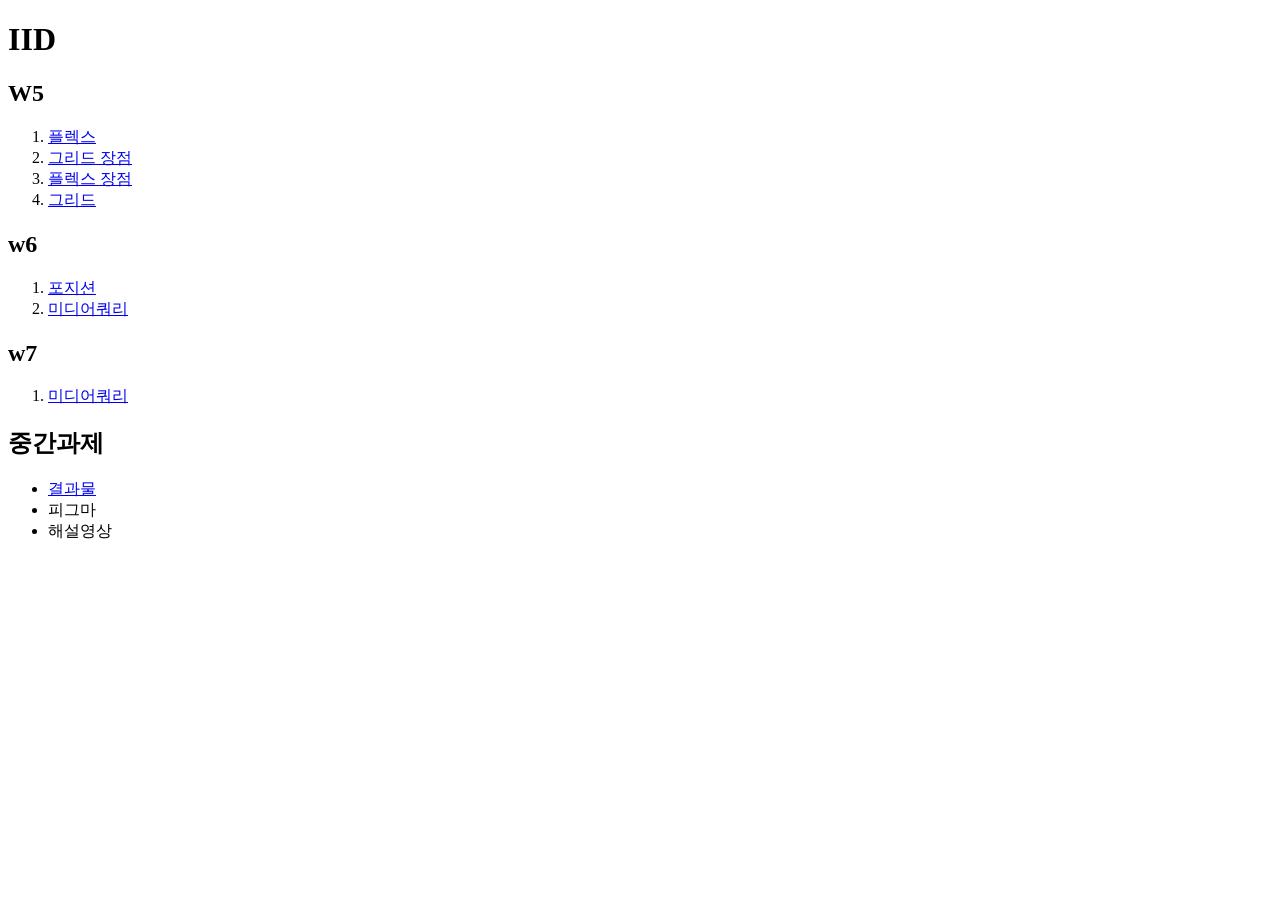
<file: index.html>
<!doctype html>
<html lang="ko">
  <head>
    <meta charset="UTF-8" />
    <meta name="viewport" content="width=device-width, initial-scale=1.0" />
    <title>Document</title>
  </head>
  <body>
    <h1>IID</h1>
    <h2>W5</h2>
    <ol>
      <li>
        <a href="./src/w5/code1/index.html">플렉스</a>
      </li>
      <li>
        <a href="./src/w5/code2/index.html">그리드 장점</a>
      </li>
      <li>
        <a href="./src/w5/code3/index.html">플렉스 장점</a>
      </li>
      <li>
        <a href="./src/w5/code4/index.html">그리드</a>
      </li>
    </ol>
    <h2>w6</h2>
    <ol>
      <li>
        <a href="./src/w6/code1/index.html">포지션</a>
      </li>
      <li>
        <a href="./src/w6/code2/index.html">미디어쿼리</a>
      </li>
    </ol>
    <h2>w7</h2>
    <ol>
      <li>
        <a href="./src/w7/code1/index.html"> 미디어쿼리 </a>
      </li>
    </ol>
    <h2>중간과제</h2>
    <ul>
      <li><a href="./src/mid/index.html">결과물</a></li>
      <li>피그마</li>
      <li>해설영상</li>
    </ul>
  </body>
</html>
</file>
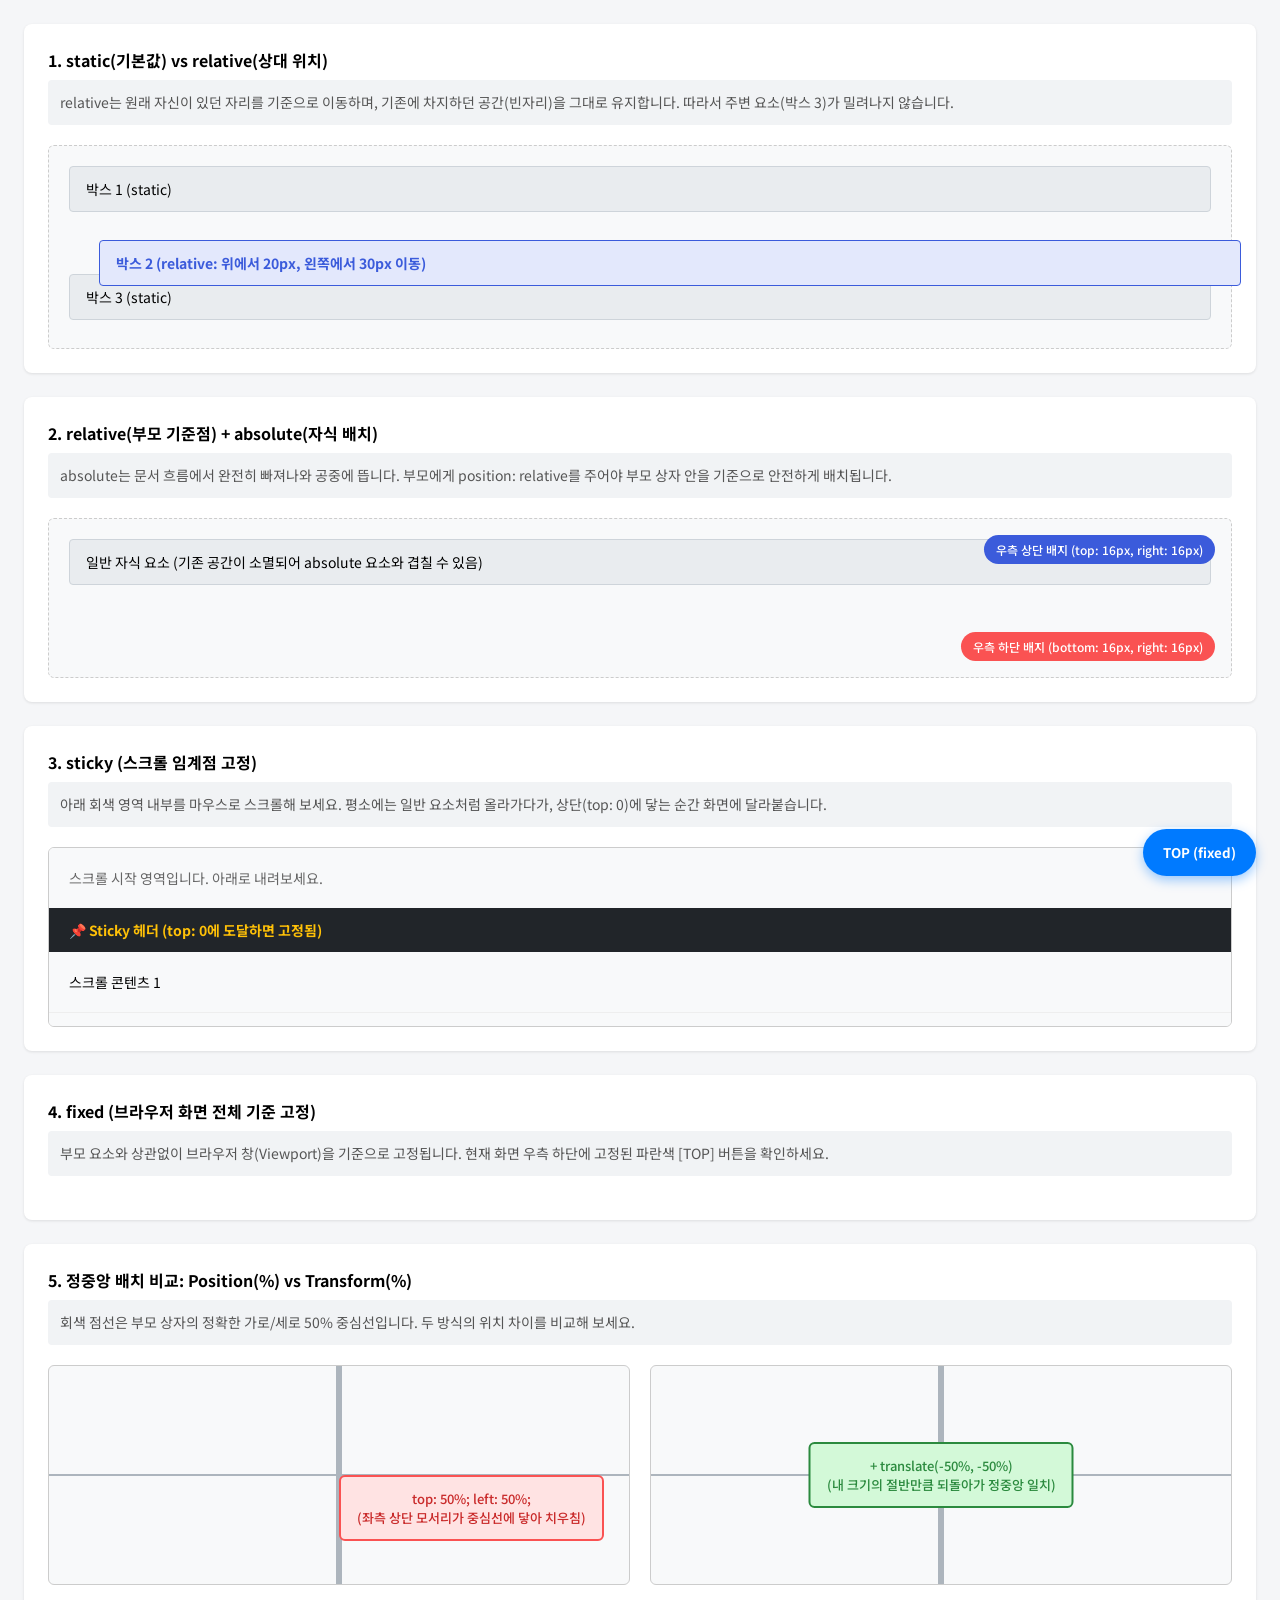
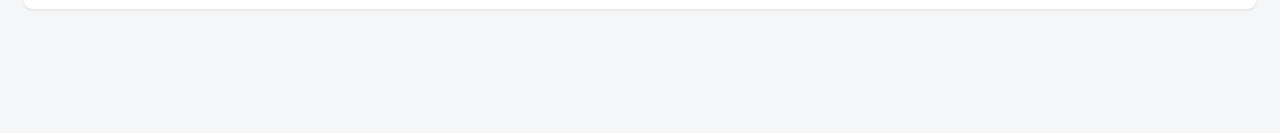
<file: src/w6/code1/index.html>
<!doctype html>
<html lang="en">
  <head>
    <meta charset="UTF-8" />
    <link rel="stylesheet" href="./style.css" />
    <meta name="viewport" content="width=device-width, initial-scale=1.0" />
    <title>Pen</title>
    <!-- Noto Sans KR 폰트 -->
    <link
      href="https://fonts.googleapis.com/css2?family=Noto+Sans+KR:wght@400;500;700&display=swap"
      rel="stylesheet"
    />
  </head>
  <body>
    <!-- 1. static vs relative -->
    <div class="box">
      <h3 class="title">1. static(기본값) vs relative(상대 위치)</h3>
      <p class="desc">
        relative는 원래 자신이 있던 자리를 기준으로 이동하며, 기존에 차지하던
        공간(빈자리)을 그대로 유지합니다. 따라서 주변 요소(박스 3)가 밀려나지
        않습니다.
      </p>

      <div class="demo-stage">
        <div class="item">박스 1 (static)</div>
        <div class="item pos-relative">
          박스 2 (relative: 위에서 20px, 왼쪽에서 30px 이동)
        </div>
        <div class="item" style="position: relative">박스 3 (static)</div>
      </div>
    </div>

    <!-- 2. relative(부모 기준점) + absolute(절대 위치) -->
    <div class="box">
      <h3 class="title">2. relative(부모 기준점) + absolute(자식 배치)</h3>
      <p class="desc">
        absolute는 문서 흐름에서 완전히 빠져나와 공중에 뜹니다. 부모에게
        position: relative를 주어야 부모 상자 안을 기준으로 안전하게 배치됩니다.
      </p>

      <div class="demo-stage parent-relative">
        <div class="item">
          일반 자식 요소 (기존 공간이 소멸되어 absolute 요소와 겹칠 수 있음)
        </div>
        <span class="badge pos-absolute-top">
          우측 상단 배지 (top: 16px, right: 16px)
        </span>
        <span class="badge pos-absolute-bottom">
          우측 하단 배지 (bottom: 16px, right: 16px)
        </span>
      </div>
    </div>

    <!-- 3. sticky (스크롤 반응형 고정) -->
    <div class="box">
      <h3 class="title">3. sticky (스크롤 임계점 고정)</h3>
      <p class="desc">
        아래 회색 영역 내부를 마우스로 스크롤해 보세요. 평소에는 일반 요소처럼
        올라가다가, 상단(top: 0)에 닿는 순간 화면에 달라붙습니다.
      </p>

      <div class="scroll-container">
        <div class="scroll-text">
          스크롤 시작 영역입니다. 아래로 내려보세요.
        </div>
        <div class="sticky-bar">📌 Sticky 헤더 (top: 0에 도달하면 고정됨)</div>
        <div class="scroll-content">
          <p>스크롤 콘텐츠 1</p>
          <p>스크롤 콘텐츠 2</p>
          <p>스크롤 콘텐츠 3</p>
          <p>스크롤 콘텐츠 4</p>
          <p>스크롤 콘텐츠 5</p>
        </div>
      </div>
    </div>

    <!-- 4. fixed (뷰포트 고정) -->
    <div class="box">
      <h3 class="title">4. fixed (브라우저 화면 전체 기준 고정)</h3>
      <p class="desc">
        부모 요소와 상관없이 브라우저 창(Viewport)을 기준으로 고정됩니다. 현재
        화면 우측 하단에 고정된 파란색 [TOP] 버튼을 확인하세요.
      </p>

      <!-- 코드 위치는 이 섹션 안에 있지만, 화면 우측 하단에 고정되어 표시됨 -->
      <button class="fixed-btn">TOP (fixed)</button>
    </div>

    <!-- 5. 퍼센트(%) 기준점 차이: Position vs Transform -->
    <div class="box">
      <h3 class="title">5. 정중앙 배치 비교: Position(%) vs Transform(%)</h3>
      <p class="desc">
        회색 점선은 부모 상자의 정확한 가로/세로 50% 중심선입니다. 두 방식의
        위치 차이를 비교해 보세요.
      </p>

      <div class="compare-grid">
        <!-- 5-1. top/left만 쓴 경우 -->
        <div class="center-stage">
          <div class="target only-pos">
            top: 50%; left: 50%;
            <br />
            (좌측 상단 모서리가 중심선에 닿아 치우침)
          </div>
        </div>

        <!-- 5-2. transform까지 함께 쓴 경우 -->
        <div class="center-stage">
          <div class="target with-transform">
            + translate(-50%, -50%)
            <br />
            (내 크기의 절반만큼 되돌아가 정중앙 일치)
          </div>
        </div>
      </div>
    </div>
  </body>
</html>
</file>
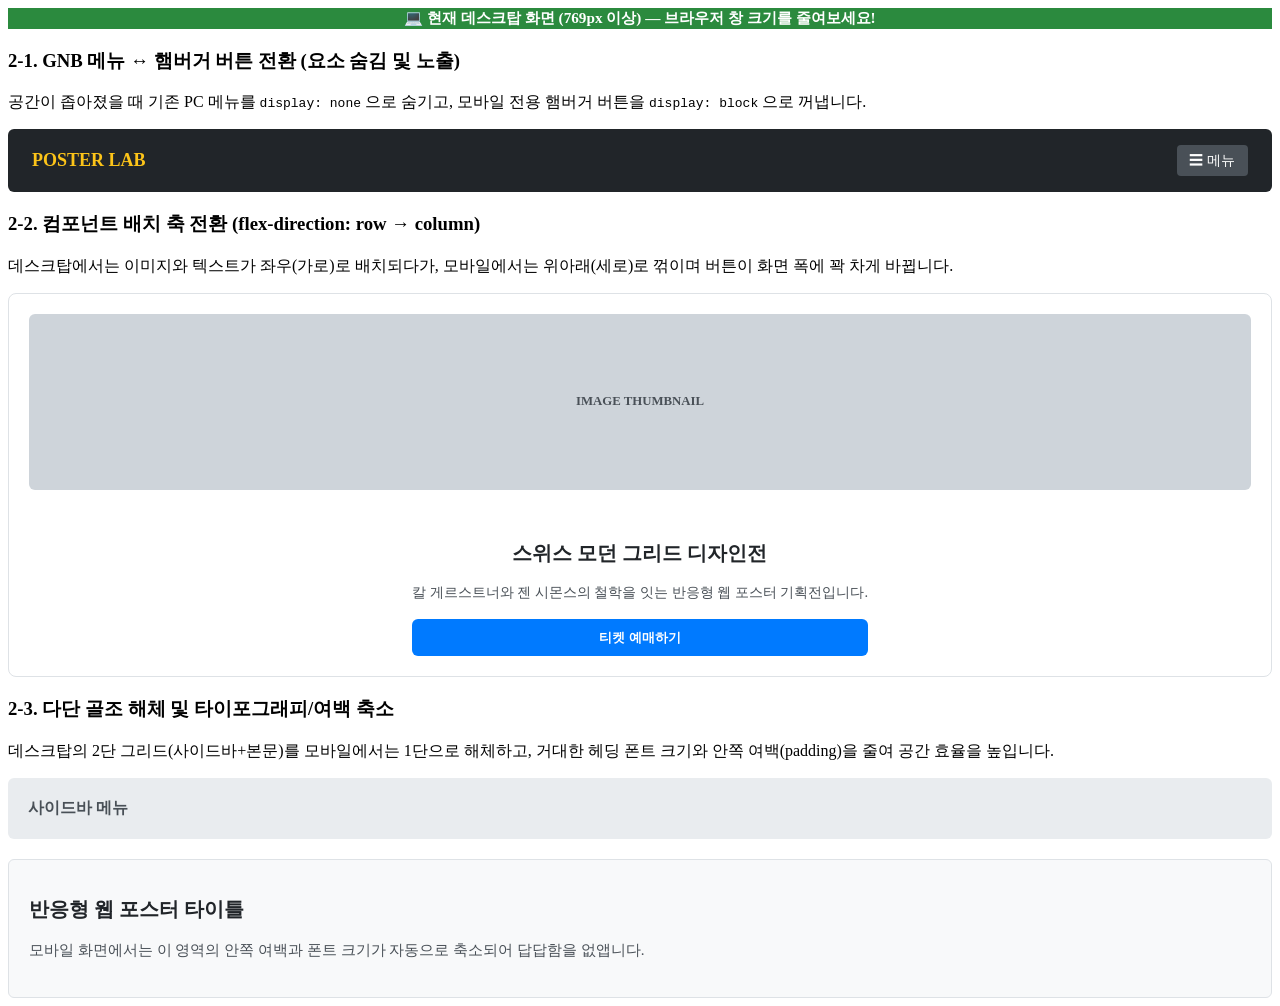
<file: src/w7/code1/index.html>
<!doctype html>
<html lang="en">
  <head>
    <meta charset="UTF-8" />
    <link rel="stylesheet" href="./style.css" />
    <meta name="viewport" content="width=device-width, initial-scale=1.0" />
    <title>Pen</title>
  </head>
  <body>
    <!-- 현재 화면 상태 감지용 배너 -->
    <div class="box status-banner-box">
      <div class="status-indicator">
        💻 현재 데스크탑 화면 (769px 이상) — 브라우저 창 크기를 줄여보세요!
      </div>
    </div>

    <!-- 2-1. GNB 네비게이션: 메뉴 노출 및 햄버거 버튼 전환 -->
    <div class="box">
      <h3 class="title">
        2-1. GNB 메뉴 ↔ 햄버거 버튼 전환 (요소 숨김 및 노출)
      </h3>
      <p class="desc">
        공간이 좁아졌을 때 기존 PC 메뉴를
        <code>display: none</code>
        으로 숨기고, 모바일 전용 햄버거 버튼을
        <code>display: block</code>
        으로 꺼냅니다.
      </p>

      <header class="mq-gnb">
        <div class="logo">POSTER LAB</div>
        <ul class="pc-menu">
          <li>전시 소개</li>
          <li>아티스트</li>
          <li>예매 안내</li>
          <li>로그인</li>
        </ul>
        <button class="mobile-menu-btn" aria-label="메뉴 열기">☰ 메뉴</button>
      </header>
    </div>

    <!-- 2-2. 프로모션 카드: Flexbox 축(방향) 전환 -->
    <div class="box">
      <h3 class="title">
        2-2. 컴포넌트 배치 축 전환 (flex-direction: row → column)
      </h3>
      <p class="desc">
        데스크탑에서는 이미지와 텍스트가 좌우(가로)로 배치되다가, 모바일에서는
        위아래(세로)로 꺾이며 버튼이 화면 폭에 꽉 차게 바뀝니다.
      </p>

      <article class="promo-card">
        <div class="promo-img-placeholder">IMAGE THUMBNAIL</div>
        <div class="promo-content">
          <h4 class="promo-heading">스위스 모던 그리드 디자인전</h4>
          <p class="promo-text">
            칼 게르스트너와 젠 시몬스의 철학을 잇는 반응형 웹 포스터
            기획전입니다.
          </p>
          <button class="btn-primary">티켓 예매하기</button>
        </div>
      </article>
    </div>

    <!-- 2-3. 전체 레이아웃 골조 해체 및 타이포그래피/여백 축소 -->
    <div class="box">
      <h3 class="title">2-3. 다단 골조 해체 및 타이포그래피/여백 축소</h3>
      <p class="desc">
        데스크탑의 2단 그리드(사이드바+본문)를 모바일에서는 1단으로 해체하고,
        거대한 헤딩 폰트 크기와 안쪽 여백(padding)을 줄여 공간 효율을 높입니다.
      </p>

      <div class="mq-layout">
        <aside class="mq-sidebar">사이드바 메뉴</aside>
        <main class="mq-main">
          <h2 class="mq-hero-title">반응형 웹 포스터 타이틀</h2>
          <p>
            모바일 화면에서는 이 영역의 안쪽 여백과 폰트 크기가 자동으로
            축소되어 답답함을 없앱니다.
          </p>
        </main>
      </div>
    </div>
  </body>
</html>
</file>
<file: src/w6/code1/style.css>
/* =========================================
   공통 세팅 및 재활용 스타일
   ========================================= */
* {
  box-sizing: border-box;
  margin: 0;
  padding: 0;
  font-family: "Noto Sans KR", sans-serif;
}

body {
  padding: 24px;
  padding-bottom: 100px; /* 하단 fixed 버튼 여백 확보 */
  background-color: #f5f6f8;
}

.box {
  background-color: #fff;
  padding: 24px;
  margin-bottom: 24px;
  border-radius: 8px;
  box-shadow: 0 1px 3px rgba(0, 0, 0, 0.1);
}

.title {
  font-size: 16px;
  margin-bottom: 8px;
}

.desc {
  font-size: 14px;
  color: #555;
  margin-bottom: 20px;
  background-color: #f1f3f5;
  padding: 12px;
  border-radius: 4px;
  line-height: 1.5;
}

/* 실습용 무대 및 기본 블록 */
.demo-stage {
  background-color: #f8f9fa;
  border: 1px dashed #ccc;
  padding: 20px;
  border-radius: 6px;
}

.item {
  background-color: #e9ecef;
  border: 1px solid #ced4da;
  padding: 12px 16px;
  margin-bottom: 8px;
  border-radius: 4px;
  font-size: 14px;
}

/* =========================================
   1. static vs relative
   ========================================= */
.pos-relative {
  position: relative;
  top: 20px; /* 원래 위치에서 아래로 20px 이동 */
  left: 30px; /* 원래 위치에서 오른쪽으로 30px 이동 */
  background-color: #e3e8fc;
  border-color: #3b5bdb;
  color: #3b5bdb;
  font-weight: 700;
  z-index: 1; /* 아래 박스와 겹칠 때 위로 올라오도록 설정 */
}

/* =========================================
   2. relative + absolute
   ========================================= */
.parent-relative {
  position: relative; /* 자식(absolute)이 도망가지 못하게 기준점 선언 */
  height: 160px;
}

.badge {
  position: absolute; /* 문서 흐름에서 이탈 */
  background-color: #3b5bdb;
  color: #fff;
  padding: 6px 12px;
  border-radius: 20px;
  font-size: 12px;
  font-weight: 500;
}

.pos-absolute-top {
  top: 16px;
  right: 16px;
}

.pos-absolute-bottom {
  bottom: 16px;
  right: 16px;
  background-color: #fa5252;
}

/* =========================================
   3. sticky (스크롤 고정)
   ========================================= */
.scroll-container {
  height: 180px;
  overflow-y: auto; /* 내부 스크롤 생성 */
  border: 1px solid #ccc;
  border-radius: 6px;
  background-color: #f8f9fa;
}

.scroll-text {
  padding: 20px;
  font-size: 14px;
  color: #666;
}

.sticky-bar {
  position: sticky;
  top: 0; /* 스크롤 시 컨테이너 최상단(0px)에 닿으면 달라붙음 */
  background-color: #212529;
  color: #ffc107;
  padding: 12px 20px;
  font-weight: 700;
  font-size: 14px;
}

.scroll-content p {
  padding: 20px;
  border-bottom: 1px solid #eee;
  font-size: 14px;
}

/* =========================================
   4. fixed (뷰포트 고정)
   ========================================= */
.fixed-btn {
  position: fixed;
  bottom: 24px; /* 브라우저 창 하단에서 24px */
  right: 24px; /* 브라우저 창 우측에서 24px */
  background-color: #007aff;
  color: #fff;
  border: none;
  padding: 14px 20px;
  border-radius: 30px;
  font-weight: 700;
  box-shadow: 0 4px 12px rgba(0, 122, 255, 0.4);
  cursor: pointer;
  z-index: 100;
}

/* =========================================
   5. 퍼센트(%) 기준점 차이 (정중앙 배치)
   ========================================= */
.compare-grid {
  display: grid;
  grid-template-columns: 1fr 1fr;
  gap: 20px;
}

.center-stage {
  position: relative; /* 자식(absolute)의 기준점 */
  height: 220px;
  background-color: #f8f9fa;
  border: 1px solid #ccc;
  border-radius: 6px;
  /* 정중앙을 눈으로 확인하기 위한 십자가 가이드선 배경 */
  background-image:
    linear-gradient(
      to right,
      transparent 49.5%,
      #adb5bd 49.5%,
      #adb5bd 50.5%,
      transparent 50.5%
    ),
    linear-gradient(
      to bottom,
      transparent 49.5%,
      #adb5bd 49.5%,
      #adb5bd 50.5%,
      transparent 50.5%
    );
}

.target {
  position: absolute;
  padding: 12px 16px;
  border-radius: 6px;
  font-size: 13px;
  font-weight: 500;
  text-align: center;
  white-space: nowrap;
}

/* 5-1. 부모 크기의 50%만 이동한 경우 (치우침) */
.only-pos {
  top: 50%;
  left: 50%;
  background-color: #ffe3e3;
  border: 2px solid #fa5252;
  color: #c92a2a;
}

/* 5-2. 자기 크기의 50%만큼 역방향 이동을 추가한 경우 (정중앙) */
.with-transform {
  top: 50%;
  left: 50%;
  transform: translate(
    -50%,
    -50%
  ); /* 핵심: 자기 자신 크기의 절반만큼 뒤로 당김 */
  background-color: #d3f9d8;
  border: 2px solid #2b8a3e;
  color: #2b8a3e;
}
</file>
<file: src/w7/code1/style.css>
/* =========================================
   2. 미디어 쿼리 (Media Query) 파트
   ========================================= */

/* 상태 바 기본 스타일 (데스크탑) */
.status-banner-box {
  background-color: #2b8a3e;
  color: #fff;
  text-align: center;
  font-weight: 700;
  transition: background-color 0.3s ease;

  @media (width < 48rem) {
    background-color: red;
  }

  .status-indicator {
    font-size: 0.95rem;

    & ::after {
      @media screen(width < 48rem) {
        content: "여기 추가된 텍스트입니다";
      }
    }
  }
}

/* 2-1. GNB 네비게이션 */
.mq-gnb {
  display: flex;
  justify-content: space-between;
  align-items: center;
  background-color: #212529;
  color: #fff;
  padding: 1rem 1.5rem;
  border-radius: 0.375rem;

  .logo {
    font-weight: 900;
    font-size: 1.125rem;
    color: #fcc419;
  }

  .pc-menu {
    display: flex; /* 데스크탑에서는 가로 나열 */
    gap: 1.5rem;
    list-style: none;
    font-size: 0.9rem;
  }
}

.mobile-menu-btn {
  display: none; /* 데스크탑에서는 숨김 */
  background-color: #495057;
  color: #fff;
  border: none;
  padding: 0.4rem 0.8rem;
  border-radius: 0.25rem;
  font-size: 0.85rem;
  cursor: pointer;
}

@media (width < 48rem) {
  display: block;
}

/* 2-2. 프로모션 카드 (가로 배치) */
.promo-card {
  display: flex;
  align-items: center;
  gap: 1.5rem;
  border: 1px solid #dee2e6;
  padding: 1.25rem;
  border-radius: 0.5rem;

  .promo-img-placeholder {
    width: 14rem;
    height: 10rem;
    background-color: #ced4da;
    border-radius: 0.375rem;
    flex-shrink: 0;
    display: flex;
    align-items: center;
    justify-content: center;
    font-size: 0.8rem;
    font-weight: 700;
    color: #495057;
  }

  .promo-content {
    .promo-heading {
      font-size: 1.25rem;
      margin-bottom: 0.5rem;
      color: #212529;
    }

    .promo-text {
      font-size: 0.9rem;
      color: #495057;
      margin-bottom: 1rem;
      line-height: 1.5;
    }

    .btn-primary {
      background-color: #007aff;
      color: #fff;
      border: none;
      padding: 0.6rem 1.2rem;
      border-radius: 0.375rem;
      font-weight: 700;
      cursor: pointer;
    }
  }
}

/* 2-3. 전체 골조 및 타이포그래피 (2단 그리드) */
.mq-layout {
  display: grid;
  grid-template-columns: 12rem 1fr;
  gap: 1.25rem;

  .mq-sidebar {
    background-color: #e9ecef;
    padding: 1.25rem;
    border-radius: 0.375rem;
    font-weight: 700;
    color: #495057;
  }

  .mq-main {
    background-color: #f8f9fa;
    border: 1px solid #dee2e6;
    padding: 2.5rem; /* 데스크탑의 넉넉한 여백 */
    border-radius: 0.375rem;

    .mq-hero-title {
      font-size: 2rem; /* 데스크탑의 큰 타이틀 */
      margin-bottom: 0.75rem;
      color: #212529;
    }

    p {
      font-size: 0.95rem;
      color: #495057;
      line-height: 1.5;
    }
  }
}

/* =======================================================
   📱 [미디어 쿼리 구간] 화면 너비가 768px 이하일 때 분기
   ======================================================= */

/* 2-1. GNB: PC 메뉴 숨기고 햄버거 노출 */
.mq-gnb {
  .pc-menu {
    display: none;
  }
  .mobile-menu-btn {
    display: block;
  }
}

/* 2-2. 프로모션 카드: 가로(row)를 세로(column)로 꺾고 중앙 정렬 */
.promo-card {
  flex-direction: column;
  text-align: center;

  .promo-img-placeholder {
    width: 100%;
    height: 11rem;
  }

  .promo-content {
    .btn-primary {
      width: 100%; /* 모바일에서는 누르기 쉽게 꽉 채움 */
    }
  }
}

/* 2-3. 레이아웃 골조 해체 및 타이포그래피/여백 축소 */
.mq-layout {
  grid-template-columns: 1fr; /* 2단에서 1단으로 해체 */
}

.mq-main {
  padding: 1.25rem !important; /* 여백 축소 */

  .mq-hero-title {
    font-size: 1.25rem !important; /* 타이틀 폰트 크기 축소 */
  }
}
</file>
